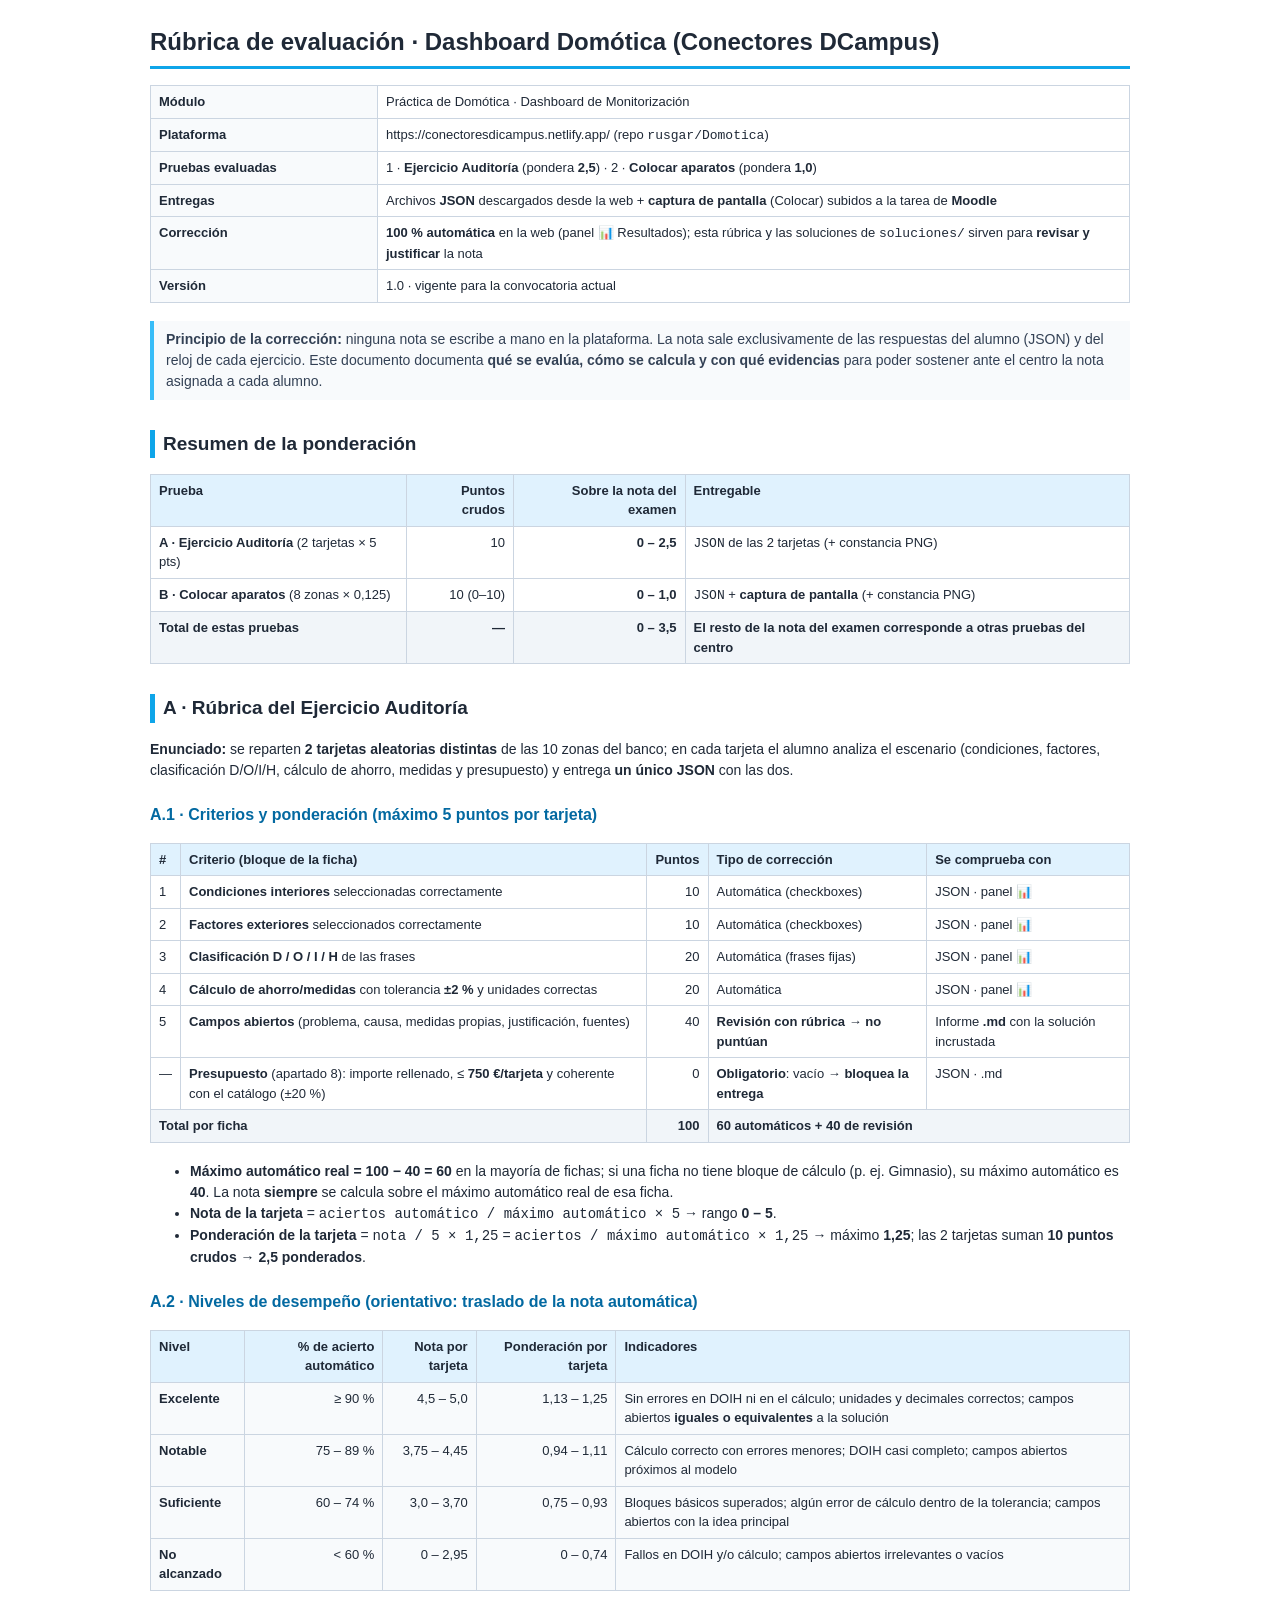
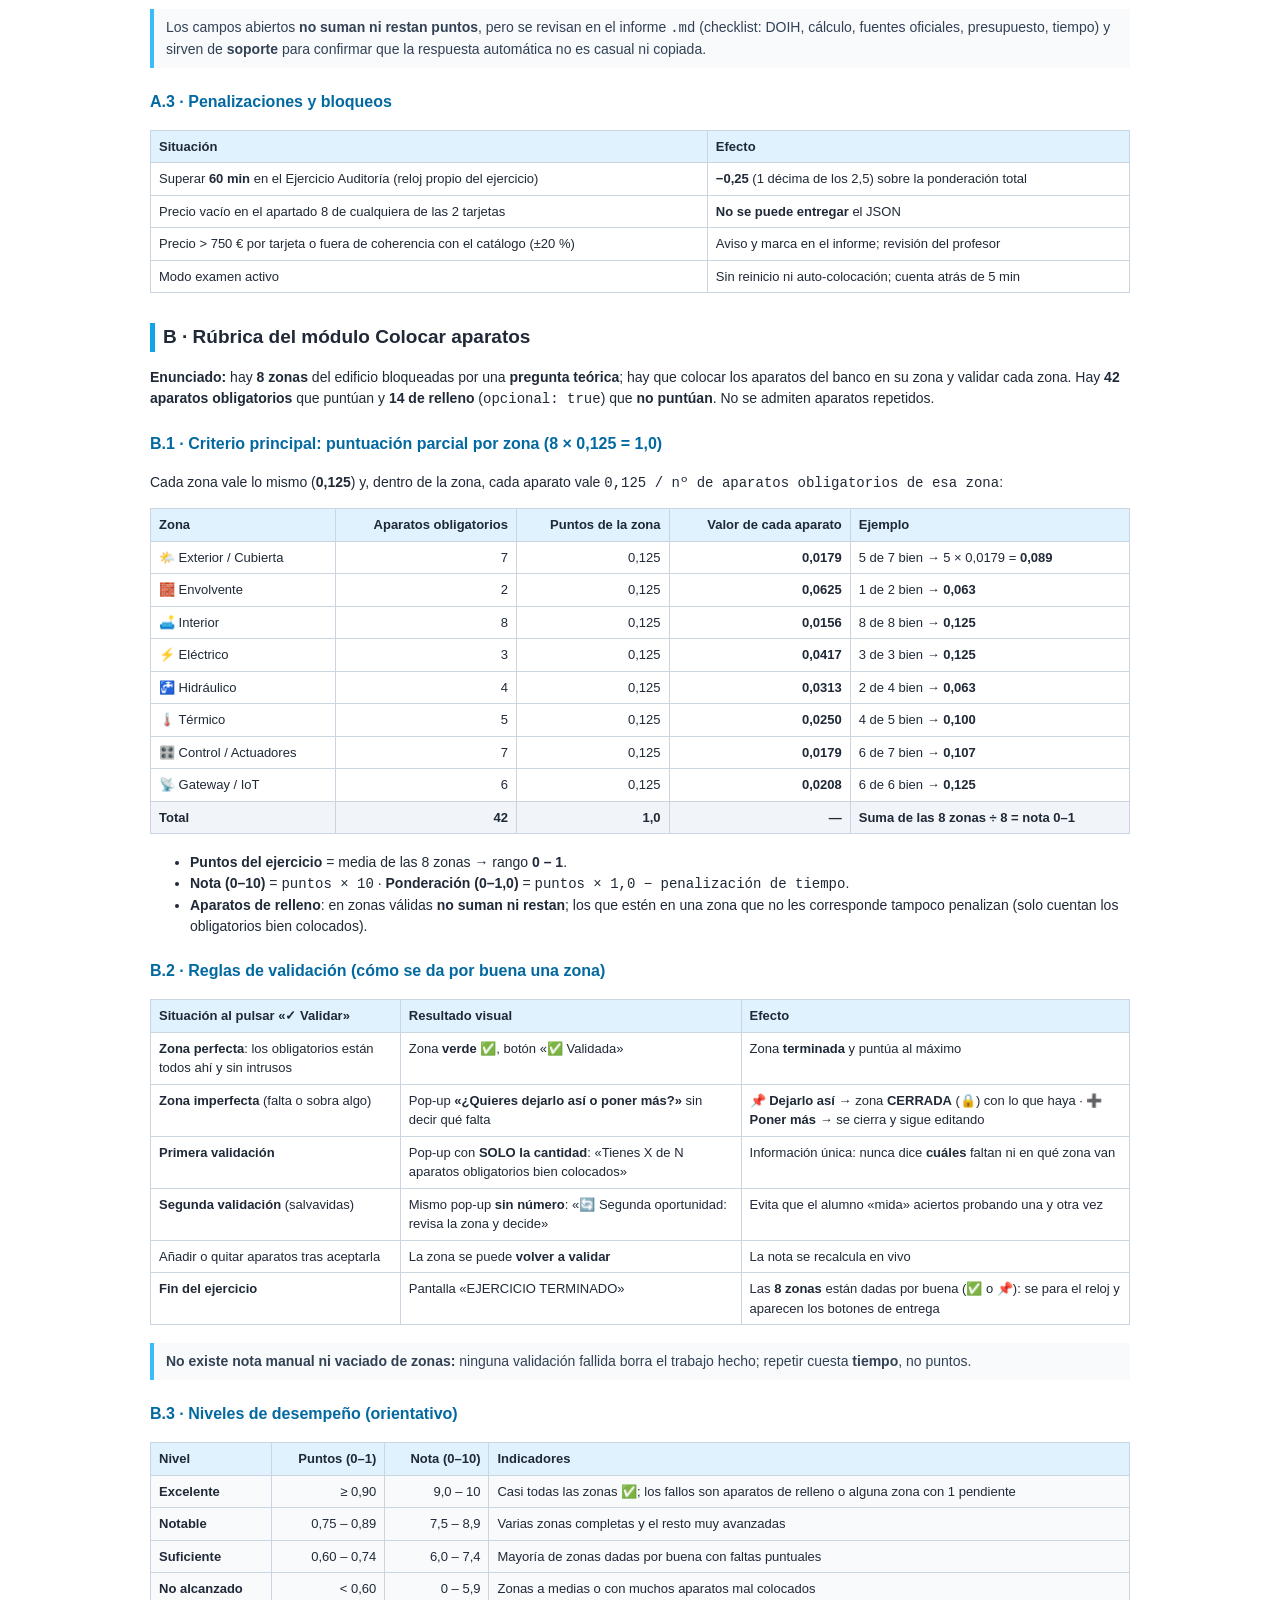
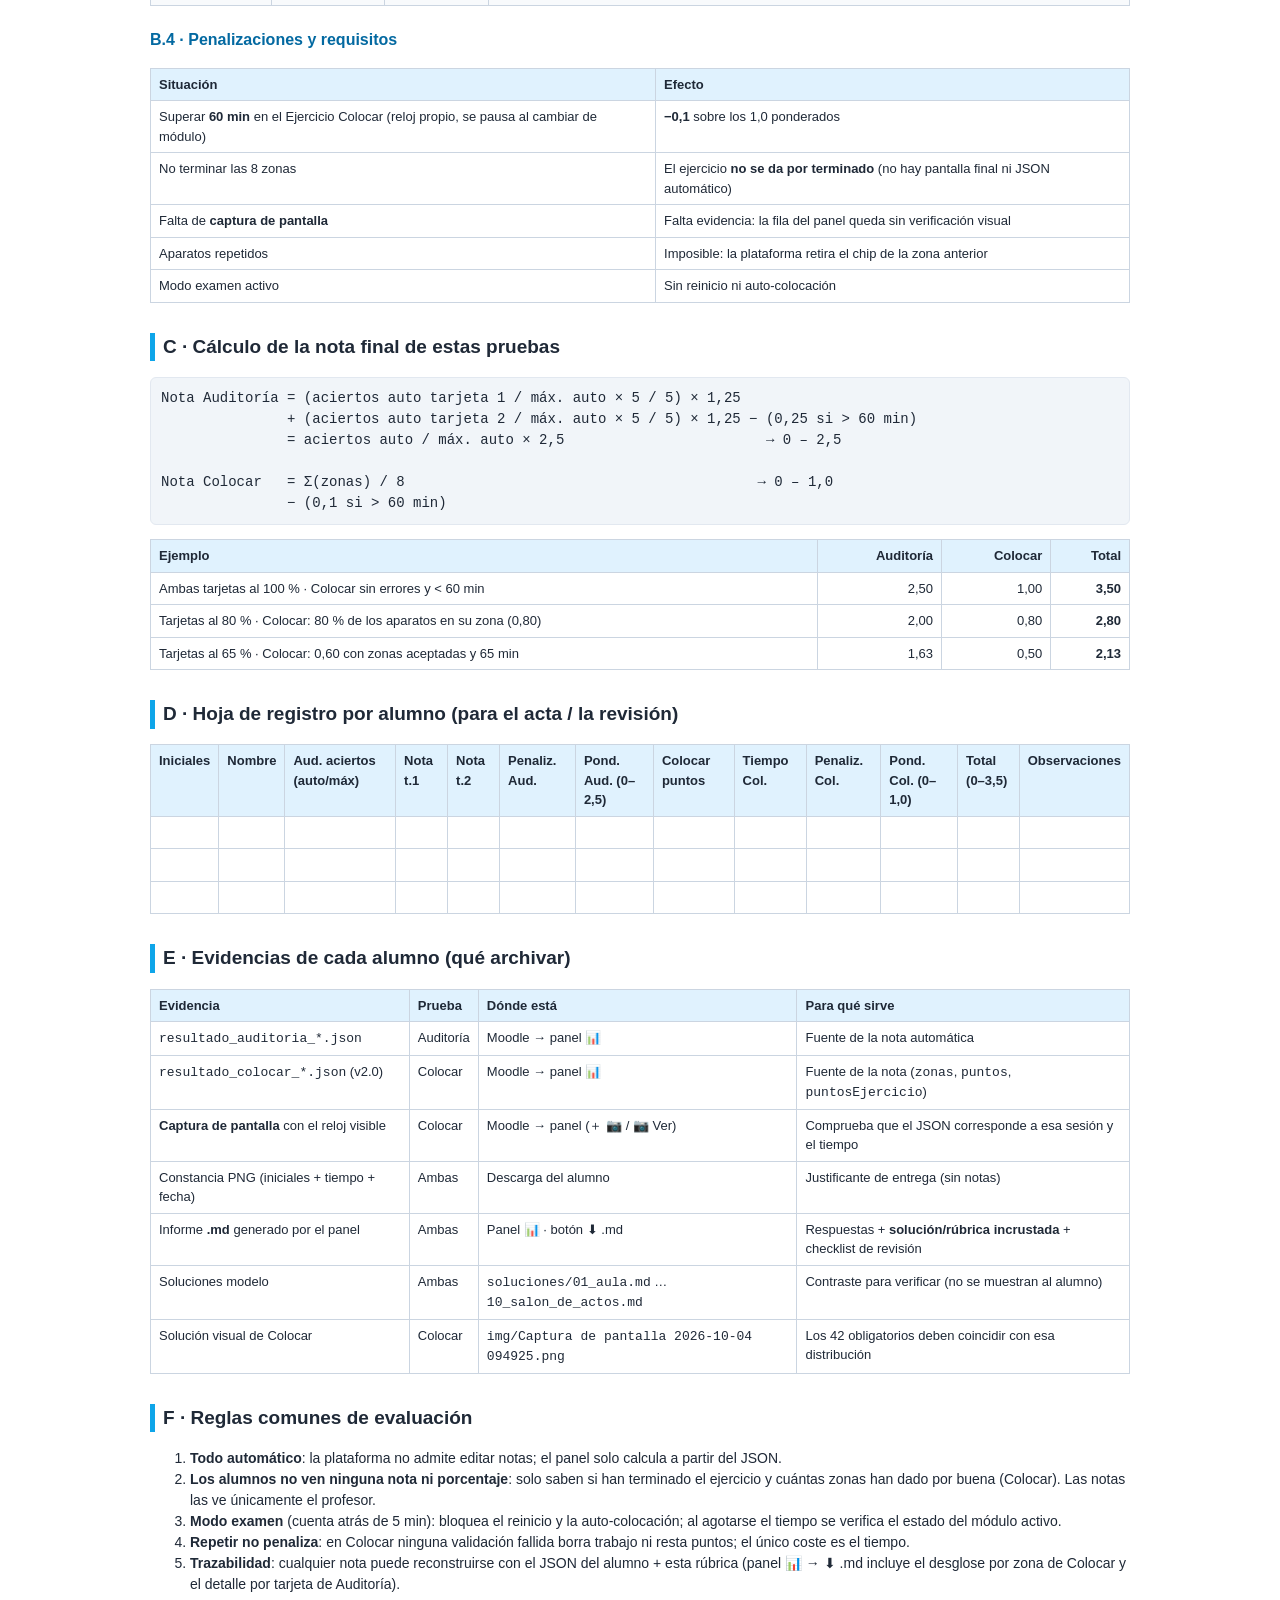
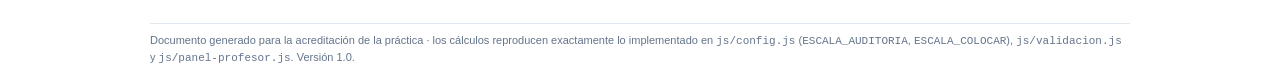
<file: rubrica/rubrica_examenes.html>
<!DOCTYPE html>
<html lang="es">
<head>
<meta charset="utf-8">
<title>Rúbrica de evaluación · Dashboard Domótica</title>
<style>
  body { font-family: "Segoe UI", Arial, sans-serif; color:#1f2937; max-width: 980px;
         margin: 24px auto; padding: 0 18px; line-height: 1.5; font-size: 14px; }
  h1 { font-size: 24px; border-bottom: 3px solid #0ea5e9; padding-bottom: 6px; }
  h2 { font-size: 19px; margin-top: 30px; border-left: 5px solid #0ea5e9; padding-left: 8px; }
  h3 { font-size: 16px; margin-top: 22px; color: #0369a1; }
  table { border-collapse: collapse; width: 100%; margin: 10px 0 18px; font-size: 13px; }
  th, td { border: 1px solid #cbd5e1; padding: 6px 8px; text-align: left; vertical-align: top; }
  th { background: #e0f2fe; }
  td.num, th.num { text-align: right; }
  blockquote { margin: 10px 0; padding: 8px 12px; background: #f8fafc;
               border-left: 4px solid #38bdf8; color: #334155; }
  code, pre { font-family: Consolas, monospace; }
  pre { background: #f1f5f9; border: 1px solid #e2e8f0; padding: 10px; border-radius: 6px;
        white-space: pre-wrap; }
  .meta td:first-child { background: #f8fafc; font-weight: 600; width: 210px; }
  .nivel { background: #f8fafc; }
  .total { font-weight: 700; background: #f1f5f9; }
  .pie { margin-top: 28px; font-size: 11px; color: #64748b; border-top: 1px solid #e2e8f0;
         padding-top: 8px; }
  @media print { body { margin: 0; font-size: 12px; } h2 { page-break-after: avoid; }
                 table { page-break-inside: avoid; } }
</style>
</head>
<body>

<h1>Rúbrica de evaluación · Dashboard Domótica (Conectores DCampus)</h1>

<table class="meta">
  <tr><td>Módulo</td><td>Práctica de Domótica · Dashboard de Monitorización</td></tr>
  <tr><td>Plataforma</td><td>https://conectoresdicampus.netlify.app/ (repo <code>rusgar/Domotica</code>)</td></tr>
  <tr><td>Pruebas evaluadas</td><td>1 · <b>Ejercicio Auditoría</b> (pondera <b>2,5</b>) · 2 · <b>Colocar aparatos</b> (pondera <b>1,0</b>)</td></tr>
  <tr><td>Entregas</td><td>Archivos <b>JSON</b> descargados desde la web + <b>captura de pantalla</b> (Colocar) subidos a la tarea de <b>Moodle</b></td></tr>
  <tr><td>Corrección</td><td><b>100 % automática</b> en la web (panel 📊 Resultados); esta rúbrica y las soluciones de <code>soluciones/</code> sirven para <b>revisar y justificar</b> la nota</td></tr>
  <tr><td>Versión</td><td>1.0 · vigente para la convocatoria actual</td></tr>
</table>

<blockquote><b>Principio de la corrección:</b> ninguna nota se escribe a mano en la plataforma. La
nota sale exclusivamente de las respuestas del alumno (JSON) y del reloj de cada ejercicio. Este
documento documenta <b>qué se evalúa, cómo se calcula y con qué evidencias</b> para poder sostener
ante el centro la nota asignada a cada alumno.</blockquote>

<h2>Resumen de la ponderación</h2>
<table>
  <tr><th>Prueba</th><th class="num">Puntos crudos</th><th class="num">Sobre la nota del examen</th><th>Entregable</th></tr>
  <tr><td><b>A · Ejercicio Auditoría</b> (2 tarjetas × 5 pts)</td><td class="num">10</td><td class="num"><b>0 – 2,5</b></td><td><code>JSON</code> de las 2 tarjetas (+ constancia PNG)</td></tr>
  <tr><td><b>B · Colocar aparatos</b> (8 zonas × 0,125)</td><td class="num">10 (0–10)</td><td class="num"><b>0 – 1,0</b></td><td><code>JSON</code> + <b>captura de pantalla</b> (+ constancia PNG)</td></tr>
  <tr class="total"><td>Total de estas pruebas</td><td class="num">—</td><td class="num">0 – 3,5</td><td>El resto de la nota del examen corresponde a otras pruebas del centro</td></tr>
</table>

<h2>A · Rúbrica del Ejercicio Auditoría</h2>
<p><b>Enunciado:</b> se reparten <b>2 tarjetas aleatorias distintas</b> de las 10 zonas del banco; en
cada tarjeta el alumno analiza el escenario (condiciones, factores, clasificación D/O/I/H, cálculo
de ahorro, medidas y presupuesto) y entrega <b>un único JSON</b> con las dos.</p>

<h3>A.1 · Criterios y ponderación (máximo 5 puntos por tarjeta)</h3>
<table>
  <tr><th>#</th><th>Criterio (bloque de la ficha)</th><th class="num">Puntos</th><th>Tipo de corrección</th><th>Se comprueba con</th></tr>
  <tr><td>1</td><td><b>Condiciones interiores</b> seleccionadas correctamente</td><td class="num">10</td><td>Automática (checkboxes)</td><td>JSON · panel 📊</td></tr>
  <tr><td>2</td><td><b>Factores exteriores</b> seleccionados correctamente</td><td class="num">10</td><td>Automática (checkboxes)</td><td>JSON · panel 📊</td></tr>
  <tr><td>3</td><td><b>Clasificación D / O / I / H</b> de las frases</td><td class="num">20</td><td>Automática (frases fijas)</td><td>JSON · panel 📊</td></tr>
  <tr><td>4</td><td><b>Cálculo de ahorro/medidas</b> con tolerancia <b>±2 %</b> y unidades correctas</td><td class="num">20</td><td>Automática</td><td>JSON · panel 📊</td></tr>
  <tr><td>5</td><td><b>Campos abiertos</b> (problema, causa, medidas propias, justificación, fuentes)</td><td class="num">40</td><td><b>Revisión con rúbrica</b> → <b>no puntúan</b></td><td>Informe <b>.md</b> con la solución incrustada</td></tr>
  <tr><td>—</td><td><b>Presupuesto</b> (apartado 8): importe rellenado, ≤ <b>750 €/tarjeta</b> y coherente con el catálogo (±20 %)</td><td class="num">0</td><td><b>Obligatorio</b>: vacío → <b>bloquea la entrega</b></td><td>JSON · .md</td></tr>
  <tr class="total"><td colspan="2">Total por ficha</td><td class="num">100</td><td colspan="2">60 automáticos + 40 de revisión</td></tr>
</table>
<ul>
  <li><b>Máximo automático real = 100 − 40 = 60</b> en la mayoría de fichas; si una ficha no tiene
      bloque de cálculo (p. ej. Gimnasio), su máximo automático es <b>40</b>. La nota <b>siempre</b>
      se calcula sobre el máximo automático real de esa ficha.</li>
  <li><b>Nota de la tarjeta</b> = <code>aciertos automático / máximo automático × 5</code> → rango <b>0 – 5</b>.</li>
  <li><b>Ponderación de la tarjeta</b> = <code>nota / 5 × 1,25</code> = <code>aciertos / máximo automático × 1,25</code>
      → máximo <b>1,25</b>; las 2 tarjetas suman <b>10 puntos crudos</b> → <b>2,5 ponderados</b>.</li>
</ul>

<h3>A.2 · Niveles de desempeño (orientativo: traslado de la nota automática)</h3>
<table>
  <tr><th>Nivel</th><th class="num">% de acierto automático</th><th class="num">Nota por tarjeta</th><th class="num">Ponderación por tarjeta</th><th>Indicadores</th></tr>
  <tr class="nivel"><td><b>Excelente</b></td><td class="num">≥ 90 %</td><td class="num">4,5 – 5,0</td><td class="num">1,13 – 1,25</td><td>Sin errores en DOIH ni en el cálculo; unidades y decimales correctos; campos abiertos <b>iguales o equivalentes</b> a la solución</td></tr>
  <tr class="nivel"><td><b>Notable</b></td><td class="num">75 – 89 %</td><td class="num">3,75 – 4,45</td><td class="num">0,94 – 1,11</td><td>Cálculo correcto con errores menores; DOIH casi completo; campos abiertos próximos al modelo</td></tr>
  <tr class="nivel"><td><b>Suficiente</b></td><td class="num">60 – 74 %</td><td class="num">3,0 – 3,70</td><td class="num">0,75 – 0,93</td><td>Bloques básicos superados; algún error de cálculo dentro de la tolerancia; campos abiertos con la idea principal</td></tr>
  <tr class="nivel"><td><b>No alcanzado</b></td><td class="num">&lt; 60 %</td><td class="num">0 – 2,95</td><td class="num">0 – 0,74</td><td>Fallos en DOIH y/o cálculo; campos abiertos irrelevantes o vacíos</td></tr>
</table>
<blockquote>Los campos abiertos <b>no suman ni restan puntos</b>, pero se revisan en el informe
<code>.md</code> (checklist: DOIH, cálculo, fuentes oficiales, presupuesto, tiempo) y sirven de
<b>soporte</b> para confirmar que la respuesta automática no es casual ni copiada.</blockquote>

<h3>A.3 · Penalizaciones y bloqueos</h3>
<table>
  <tr><th>Situación</th><th>Efecto</th></tr>
  <tr><td>Superar <b>60 min</b> en el Ejercicio Auditoría (reloj propio del ejercicio)</td><td><b>−0,25</b> (1 décima de los 2,5) sobre la ponderación total</td></tr>
  <tr><td>Precio vacío en el apartado 8 de cualquiera de las 2 tarjetas</td><td><b>No se puede entregar</b> el JSON</td></tr>
  <tr><td>Precio &gt; 750 € por tarjeta o fuera de coherencia con el catálogo (±20 %)</td><td>Aviso y marca en el informe; revisión del profesor</td></tr>
   <tr><td>Modo examen activo</td><td>Sin reinicio ni auto-colocación; cuenta atrás de 5 min</td></tr>
</table>

<h2>B · Rúbrica del módulo Colocar aparatos</h2>
<p><b>Enunciado:</b> hay <b>8 zonas</b> del edificio bloqueadas por una <b>pregunta teórica</b>; hay
que colocar los aparatos del banco en su zona y validar cada zona. Hay <b>42 aparatos
obligatorios</b> que puntúan y <b>14 de relleno</b> (<code>opcional: true</code>) que <b>no
puntúan</b>. No se admiten aparatos repetidos.</p>

<h3>B.1 · Criterio principal: puntuación parcial por zona (8 × 0,125 = 1,0)</h3>
<p>Cada zona vale lo mismo (<b>0,125</b>) y, dentro de la zona, cada aparato vale
<code>0,125 / nº de aparatos obligatorios de esa zona</code>:</p>
<table>
  <tr><th>Zona</th><th class="num">Aparatos obligatorios</th><th class="num">Puntos de la zona</th><th class="num">Valor de cada aparato</th><th>Ejemplo</th></tr>
  <tr><td>🌤️ Exterior / Cubierta</td><td class="num">7</td><td class="num">0,125</td><td class="num"><b>0,0179</b></td><td>5 de 7 bien → 5 × 0,0179 = <b>0,089</b></td></tr>
  <tr><td>🧱 Envolvente</td><td class="num">2</td><td class="num">0,125</td><td class="num"><b>0,0625</b></td><td>1 de 2 bien → <b>0,063</b></td></tr>
  <tr><td>🛋️ Interior</td><td class="num">8</td><td class="num">0,125</td><td class="num"><b>0,0156</b></td><td>8 de 8 bien → <b>0,125</b></td></tr>
  <tr><td>⚡ Eléctrico</td><td class="num">3</td><td class="num">0,125</td><td class="num"><b>0,0417</b></td><td>3 de 3 bien → <b>0,125</b></td></tr>
  <tr><td>🚰 Hidráulico</td><td class="num">4</td><td class="num">0,125</td><td class="num"><b>0,0313</b></td><td>2 de 4 bien → <b>0,063</b></td></tr>
  <tr><td>🌡️ Térmico</td><td class="num">5</td><td class="num">0,125</td><td class="num"><b>0,0250</b></td><td>4 de 5 bien → <b>0,100</b></td></tr>
  <tr><td>🎛️ Control / Actuadores</td><td class="num">7</td><td class="num">0,125</td><td class="num"><b>0,0179</b></td><td>6 de 7 bien → <b>0,107</b></td></tr>
  <tr><td>📡 Gateway / IoT</td><td class="num">6</td><td class="num">0,125</td><td class="num"><b>0,0208</b></td><td>6 de 6 bien → <b>0,125</b></td></tr>
  <tr class="total"><td>Total</td><td class="num">42</td><td class="num">1,0</td><td class="num">—</td><td>Suma de las 8 zonas ÷ 8 = <b>nota 0–1</b></td></tr>
</table>
<ul>
  <li><b>Puntos del ejercicio</b> = media de las 8 zonas → rango <b>0 – 1</b>.</li>
  <li><b>Nota (0–10)</b> = <code>puntos × 10</code> · <b>Ponderación (0–1,0)</b> = <code>puntos × 1,0 − penalización de tiempo</code>.</li>
  <li><b>Aparatos de relleno</b>: en zonas válidas <b>no suman ni restan</b>; los que estén en una
      zona que no les corresponde tampoco penalizan (solo cuentan los obligatorios bien colocados).</li>
</ul>

<h3>B.2 · Reglas de validación (cómo se da por buena una zona)</h3>
<table>
  <tr><th>Situación al pulsar «✓ Validar»</th><th>Resultado visual</th><th>Efecto</th></tr>
  <tr><td><b>Zona perfecta</b>: los obligatorios están todos ahí y sin intrusos</td><td>Zona <b>verde ✅</b>, botón «✅ Validada»</td><td>Zona <b>terminada</b> y puntúa al máximo</td></tr>
  <tr><td><b>Zona imperfecta</b> (falta o sobra algo)</td><td>Pop-up <b>«¿Quieres dejarlo así o poner más?»</b> sin decir qué falta</td><td><b>📌 Dejarlo así</b> → zona <b>CERRADA</b> (🔒) con lo que haya · <b>➕ Poner más</b> → se cierra y sigue editando</td></tr>
  <tr><td><b>Primera validación</b></td><td>Pop-up con <b>SOLO la cantidad</b>: «Tienes X de N aparatos obligatorios bien colocados»</td><td>Información única: nunca dice <b>cuáles</b> faltan ni en qué zona van</td></tr>
  <tr><td><b>Segunda validación</b> (salvavidas)</td><td>Mismo pop-up <b>sin número</b>: «🔄 Segunda oportunidad: revisa la zona y decide»</td><td>Evita que el alumno «mida» aciertos probando una y otra vez</td></tr>
  <tr><td>Añadir o quitar aparatos tras aceptarla</td><td>La zona se puede <b>volver a validar</b></td><td>La nota se recalcula en vivo</td></tr>
  <tr><td><b>Fin del ejercicio</b></td><td>Pantalla «EJERCICIO TERMINADO»</td><td>Las <b>8 zonas</b> están dadas por buena (✅ o 📌): se para el reloj y aparecen los botones de entrega</td></tr>
</table>
<blockquote><b>No existe nota manual ni vaciado de zonas:</b> ninguna validación fallida borra el
trabajo hecho; repetir cuesta <b>tiempo</b>, no puntos.</blockquote>

<h3>B.3 · Niveles de desempeño (orientativo)</h3>
<table>
  <tr><th>Nivel</th><th class="num">Puntos (0–1)</th><th class="num">Nota (0–10)</th><th>Indicadores</th></tr>
  <tr class="nivel"><td><b>Excelente</b></td><td class="num">≥ 0,90</td><td class="num">9,0 – 10</td><td>Casi todas las zonas ✅; los fallos son aparatos de relleno o alguna zona con 1 pendiente</td></tr>
  <tr class="nivel"><td><b>Notable</b></td><td class="num">0,75 – 0,89</td><td class="num">7,5 – 8,9</td><td>Varias zonas completas y el resto muy avanzadas</td></tr>
  <tr class="nivel"><td><b>Suficiente</b></td><td class="num">0,60 – 0,74</td><td class="num">6,0 – 7,4</td><td>Mayoría de zonas dadas por buena con faltas puntuales</td></tr>
  <tr class="nivel"><td><b>No alcanzado</b></td><td class="num">&lt; 0,60</td><td class="num">0 – 5,9</td><td>Zonas a medias o con muchos aparatos mal colocados</td></tr>
</table>

<h3>B.4 · Penalizaciones y requisitos</h3>
<table>
  <tr><th>Situación</th><th>Efecto</th></tr>
  <tr><td>Superar <b>60 min</b> en el Ejercicio Colocar (reloj propio, se pausa al cambiar de módulo)</td><td><b>−0,1</b> sobre los 1,0 ponderados</td></tr>
  <tr><td>No terminar las 8 zonas</td><td>El ejercicio <b>no se da por terminado</b> (no hay pantalla final ni JSON automático)</td></tr>
  <tr><td>Falta de <b>captura de pantalla</b></td><td>Falta evidencia: la fila del panel queda sin verificación visual</td></tr>
  <tr><td>Aparatos repetidos</td><td>Imposible: la plataforma retira el chip de la zona anterior</td></tr>
   <tr><td>Modo examen activo</td><td>Sin reinicio ni auto-colocación</td></tr>
</table>

<h2>C · Cálculo de la nota final de estas pruebas</h2>
<pre>Nota Auditoría = (aciertos auto tarjeta 1 / máx. auto × 5 / 5) × 1,25
               + (aciertos auto tarjeta 2 / máx. auto × 5 / 5) × 1,25 − (0,25 si &gt; 60 min)
               = aciertos auto / máx. auto × 2,5                        → 0 – 2,5

Nota Colocar   = Σ(zonas) / 8                                          → 0 – 1,0
               − (0,1 si &gt; 60 min)</pre>
<table>
  <tr><th>Ejemplo</th><th class="num">Auditoría</th><th class="num">Colocar</th><th class="num">Total</th></tr>
  <tr><td>Ambas tarjetas al 100 % · Colocar sin errores y &lt; 60 min</td><td class="num">2,50</td><td class="num">1,00</td><td class="num"><b>3,50</b></td></tr>
  <tr><td>Tarjetas al 80 % · Colocar: 80 % de los aparatos en su zona (0,80)</td><td class="num">2,00</td><td class="num">0,80</td><td class="num"><b>2,80</b></td></tr>
  <tr><td>Tarjetas al 65 % · Colocar: 0,60 con zonas aceptadas y 65 min</td><td class="num">1,63</td><td class="num">0,50</td><td class="num"><b>2,13</b></td></tr>
</table>

<h2>D · Hoja de registro por alumno (para el acta / la revisión)</h2>
<table>
  <tr>
    <th>Iniciales</th><th>Nombre</th><th>Aud. aciertos (auto/máx)</th><th>Nota t.1</th><th>Nota t.2</th>
    <th>Penaliz. Aud.</th><th>Pond. Aud. (0–2,5)</th><th>Colocar puntos</th><th>Tiempo Col.</th>
    <th>Penaliz. Col.</th><th>Pond. Col. (0–1,0)</th><th>Total (0–3,5)</th><th>Observaciones</th>
  </tr>
  <tr><td>&nbsp;</td><td>&nbsp;</td><td>&nbsp;</td><td>&nbsp;</td><td>&nbsp;</td><td>&nbsp;</td><td>&nbsp;</td><td>&nbsp;</td><td>&nbsp;</td><td>&nbsp;</td><td>&nbsp;</td><td>&nbsp;</td><td>&nbsp;</td></tr>
  <tr><td>&nbsp;</td><td>&nbsp;</td><td>&nbsp;</td><td>&nbsp;</td><td>&nbsp;</td><td>&nbsp;</td><td>&nbsp;</td><td>&nbsp;</td><td>&nbsp;</td><td>&nbsp;</td><td>&nbsp;</td><td>&nbsp;</td><td>&nbsp;</td></tr>
  <tr><td>&nbsp;</td><td>&nbsp;</td><td>&nbsp;</td><td>&nbsp;</td><td>&nbsp;</td><td>&nbsp;</td><td>&nbsp;</td><td>&nbsp;</td><td>&nbsp;</td><td>&nbsp;</td><td>&nbsp;</td><td>&nbsp;</td><td>&nbsp;</td></tr>
</table>

<h2>E · Evidencias de cada alumno (qué archivar)</h2>
<table>
  <tr><th>Evidencia</th><th>Prueba</th><th>Dónde está</th><th>Para qué sirve</th></tr>
  <tr><td><code>resultado_auditoria_*.json</code></td><td>Auditoría</td><td>Moodle → panel 📊</td><td>Fuente de la nota automática</td></tr>
  <tr><td><code>resultado_colocar_*.json</code> (v2.0)</td><td>Colocar</td><td>Moodle → panel 📊</td><td>Fuente de la nota (<code>zonas</code>, <code>puntos</code>, <code>puntosEjercicio</code>)</td></tr>
  <tr><td><b>Captura de pantalla</b> con el reloj visible</td><td>Colocar</td><td>Moodle → panel (＋ 📷 / 📷 Ver)</td><td>Comprueba que el JSON corresponde a esa sesión y el tiempo</td></tr>
  <tr><td>Constancia PNG (iniciales + tiempo + fecha)</td><td>Ambas</td><td>Descarga del alumno</td><td>Justificante de entrega (sin notas)</td></tr>
  <tr><td>Informe <b>.md</b> generado por el panel</td><td>Ambas</td><td>Panel 📊 · botón ⬇ .md</td><td>Respuestas + <b>solución/rúbrica incrustada</b> + checklist de revisión</td></tr>
  <tr><td>Soluciones modelo</td><td>Ambas</td><td><code>soluciones/01_aula.md</code> … <code>10_salon_de_actos.md</code></td><td>Contraste para verificar (no se muestran al alumno)</td></tr>
  <tr><td>Solución visual de Colocar</td><td>Colocar</td><td><code>img/Captura de pantalla 2026-10-04 094925.png</code></td><td>Los 42 obligatorios deben coincidir con esa distribución</td></tr>
</table>

<h2>F · Reglas comunes de evaluación</h2>
<ol>
  <li><b>Todo automático</b>: la plataforma no admite editar notas; el panel solo calcula a partir del JSON.</li>
  <li><b>Los alumnos no ven ninguna nota ni porcentaje</b>: solo saben si han terminado el ejercicio
      y cuántas zonas han dado por buena (Colocar). Las notas las ve únicamente el profesor.</li>
  <li><b>Modo examen</b> (cuenta atrás de 5 min): bloquea el reinicio y la auto-colocación; al
      agotarse el tiempo se verifica el estado del módulo activo.</li>
  <li><b>Repetir no penaliza</b>: en Colocar ninguna validación fallida borra trabajo ni resta
      puntos; el único coste es el tiempo.</li>
  <li><b>Trazabilidad</b>: cualquier nota puede reconstruirse con el JSON del alumno + esta rúbrica
      (panel 📊 → ⬇ .md incluye el desglose por zona de Colocar y el detalle por tarjeta de Auditoría).</li>
</ol>

<p class="pie">Documento generado para la acreditación de la práctica · los cálculos reproducen
exactamente lo implementado en <code>js/config.js</code> (<code>ESCALA_AUDITORIA</code>,
<code>ESCALA_COLOCAR</code>), <code>js/validacion.js</code> y <code>js/panel-profesor.js</code>.
Versión 1.0.</p>

</body>
</html>
</file>
